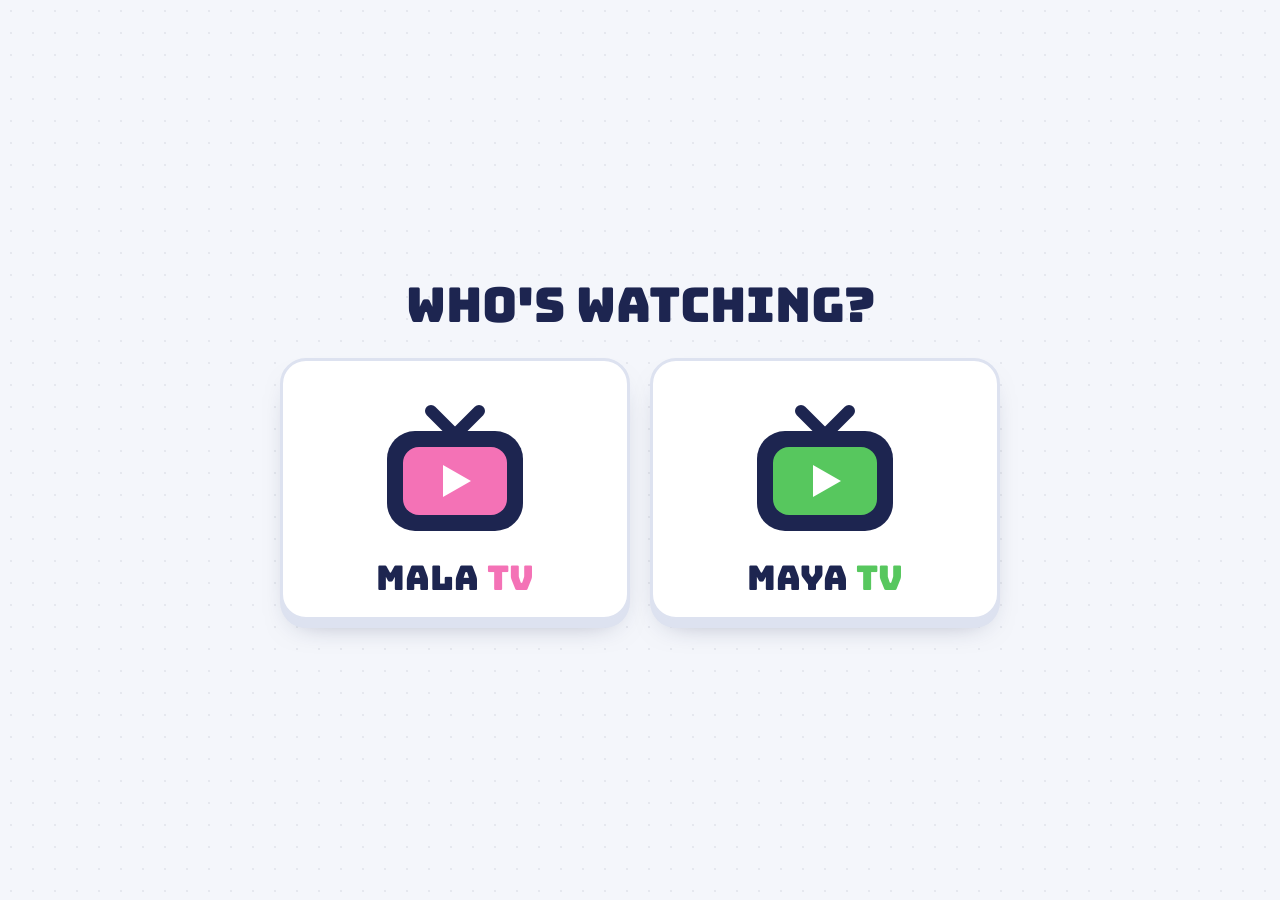
<file: index.html>
<!doctype html>
<html lang="en">
<head>
<meta charset="utf-8">
<meta name="viewport" content="width=device-width, initial-scale=1, viewport-fit=cover">
<title>Who's watching?</title>
<meta name="description" content="Hand-picked videos for the kids, one channel each.">
<meta name="robots" content="noindex">
<meta name="theme-color" content="#f4f6fb">
<link rel="icon" type="image/svg+xml" href="mala/icon.svg?v=2">
<link rel="preconnect" href="https://fonts.googleapis.com">
<link rel="preconnect" href="https://fonts.gstatic.com" crossorigin>
<link href="https://fonts.googleapis.com/css2?family=Bungee&family=Nunito:wght@400;600;800;900&display=swap" rel="stylesheet">
<style>
  /* The front door: one big TV per kid. Each channel lives in its own folder (mala/, maya/) and runs the shared tv.js. */
  :root { --paper: #f4f6fb; --ink: #1d2550; --muted: #6b7394; --card: #fff; --rule: #dde2f0; --amber: #ffc845;
    --sign: "Bungee", "Arial Black", Impact, sans-serif; --body: "Nunito", ui-rounded, system-ui, sans-serif; }
  * { box-sizing: border-box; -webkit-tap-highlight-color: transparent; }
  html, body { margin: 0; min-height: 100%; }
  body { background: var(--paper); color: var(--ink); font: 17px/1.4 var(--body); font-weight: 600; -webkit-font-smoothing: antialiased;
    background-image: radial-gradient(circle, rgba(29,37,80,.07) 1.2px, transparent 1.4px); background-size: 22px 22px;
    min-height: 100dvh; display: grid; place-items: center; padding: calc(env(safe-area-inset-top) + 24px) 16px calc(env(safe-area-inset-bottom) + 24px); }
  main { width: 100%; max-width: 720px; display: grid; gap: 28px; text-align: center; }
  h1 { margin: 0; font-family: var(--sign); font-weight: 400; font-size: clamp(30px, 8vw, 48px); line-height: 1.05; }
  .kids { display: grid; grid-template-columns: repeat(auto-fit, minmax(min(240px, 100%), 1fr)); gap: 20px; }
  .kids a { display: grid; justify-items: center; gap: 14px; padding: 26px 18px 22px; border-radius: 26px; background: var(--card); border: 3px solid var(--rule);
    color: var(--ink); text-decoration: none; box-shadow: 0 8px 0 var(--rule), 0 16px 30px -18px rgba(29,37,80,.5); }
  .kids a:active { transform: translateY(5px); box-shadow: 0 3px 0 var(--rule); }
  .kids a:focus-visible { outline: 4px solid var(--amber); outline-offset: 4px; }
  .kids img { width: min(160px, 50vw); height: auto; }
  .kids b { font-family: var(--sign); font-weight: 400; font-size: clamp(26px, 6vw, 34px); line-height: 1; }
  .kids b span { color: var(--c); }
</style>
</head>
<body>
  <main>
    <h1>Who's watching?</h1>
    <nav class="kids">
      <a href="mala/" style="--c:#f472b6"><img src="mala/icon.svg?v=2" alt=""><b>Mala <span>TV</span></b></a>
      <a href="maya/" style="--c:#57c75e"><img src="maya/icon.svg?v=2" alt=""><b>Maya <span>TV</span></b></a>
    </nav>
  </main>
</body>
</html>
</file>
